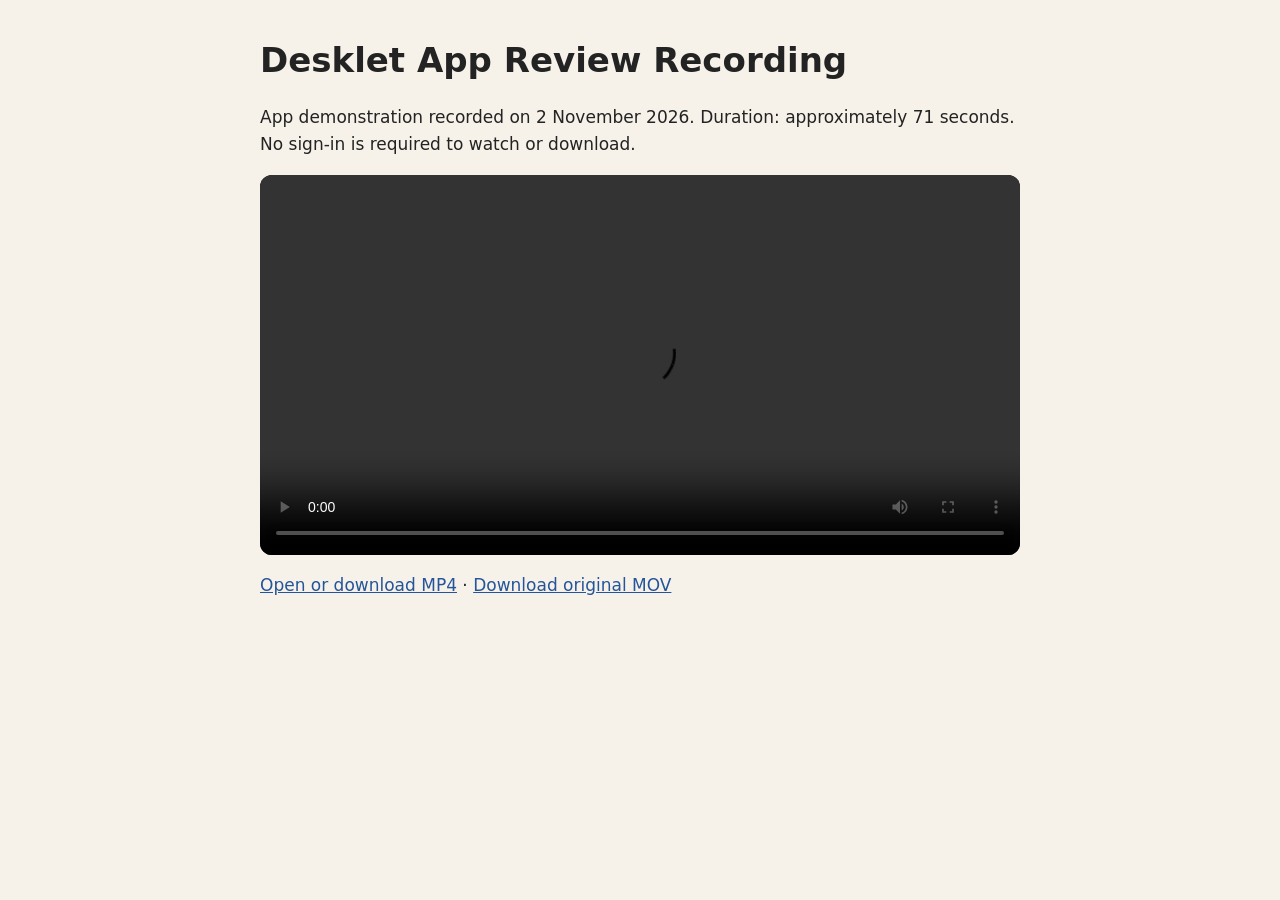
<file: app-review/index.html>
<!doctype html>
<html lang="en">
<head>
  <meta charset="utf-8">
  <meta name="viewport" content="width=device-width, initial-scale=1">
  <meta name="robots" content="noindex">
  <title>Desklet — App Review Recording</title>
  <style>
    body { max-width: 760px; margin: 40px auto; padding: 0 20px; font: 17px/1.6 system-ui, sans-serif; color: #232323; background: #f7f2e9; }
    h1 { line-height: 1.2; }
    video { display: block; width: 100%; max-height: 75vh; background: #111; border-radius: 12px; }
    a { color: #24549a; }
  </style>
</head>
<body>
  <h1>Desklet App Review Recording</h1>
  <p>App demonstration recorded on 2 November 2026. Duration: approximately 71 seconds. No sign-in is required to watch or download.</p>
  <video controls playsinline preload="metadata" aria-label="Desklet app demonstration">
    <source src="desklet-demo-2026-11-02.mp4" type="video/mp4">
    <p><a href="desklet-demo-2026-11-02.mp4">Download the MP4 recording</a>.</p>
  </video>
  <p><a href="desklet-demo-2026-11-02.mp4">Open or download MP4</a> · <a href="desklet-demo-2026-11-02.mov">Download original MOV</a></p>
</body>
</html>
</file>
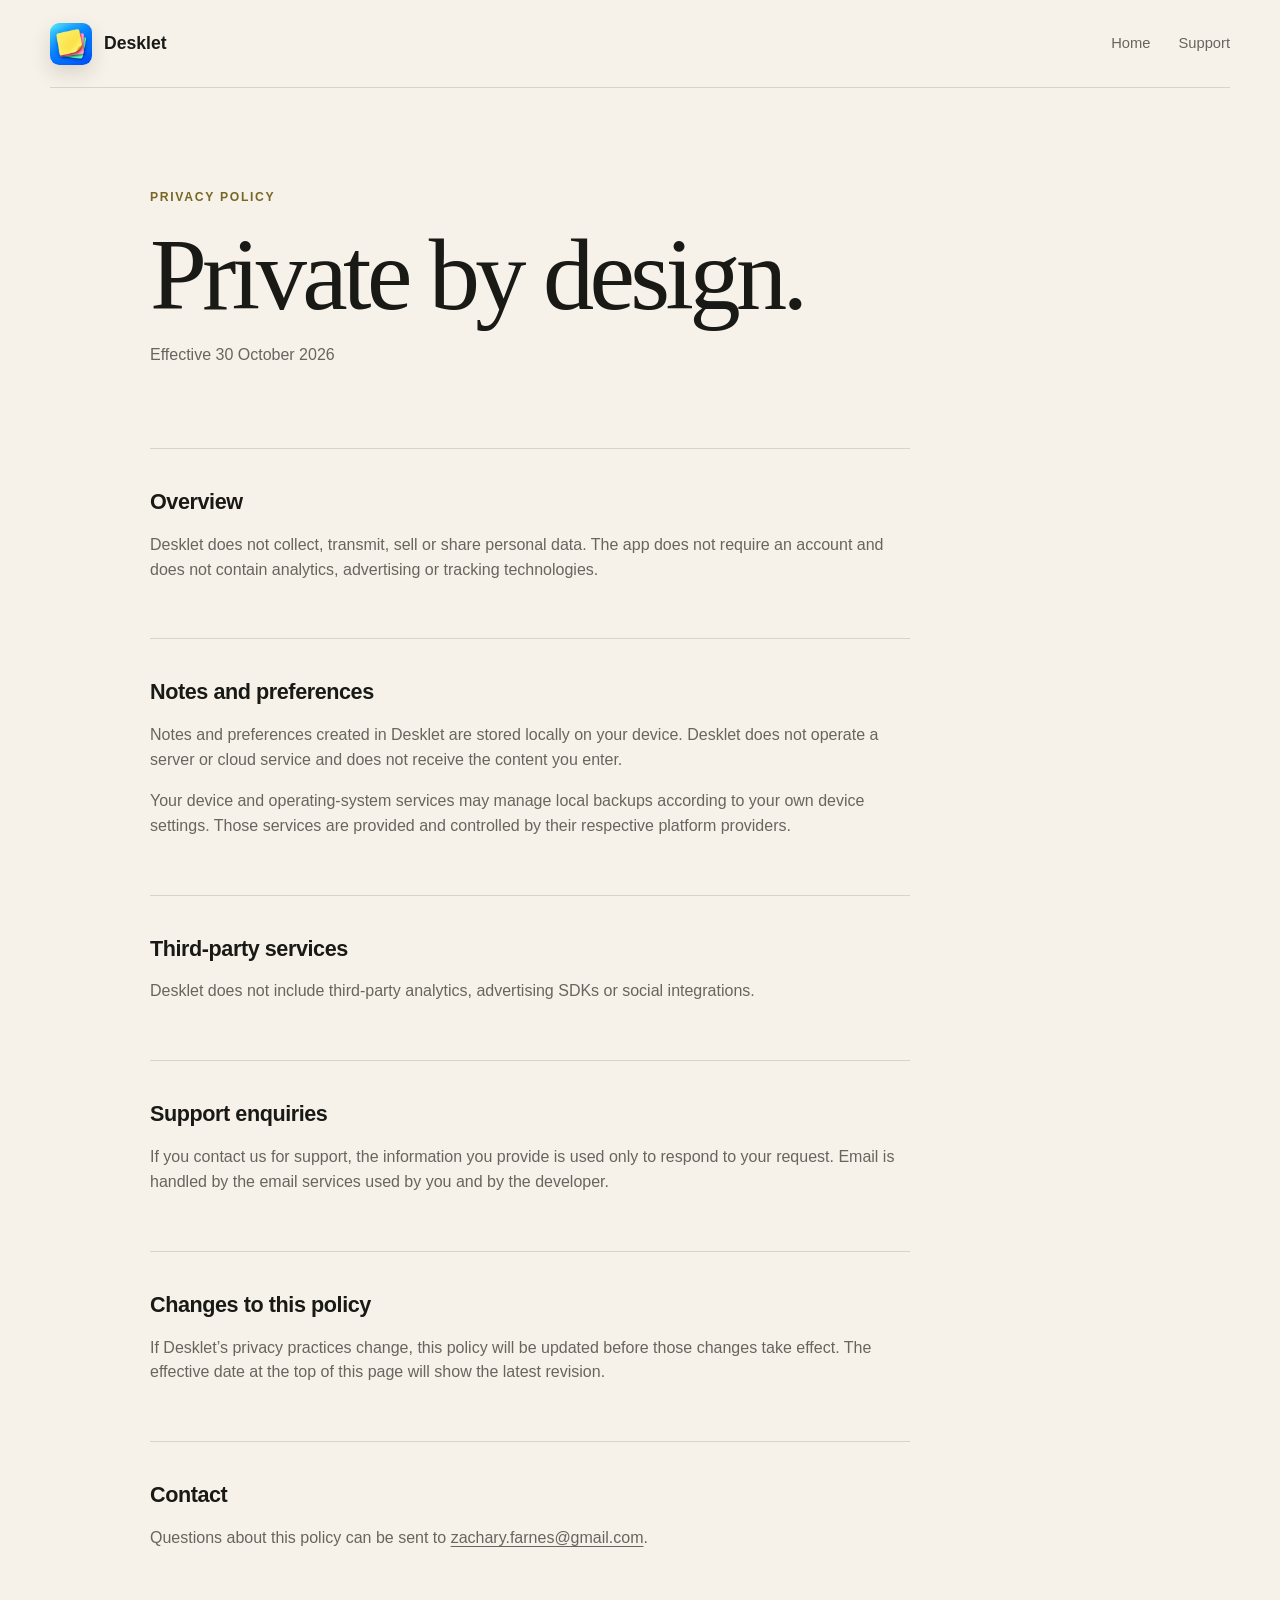
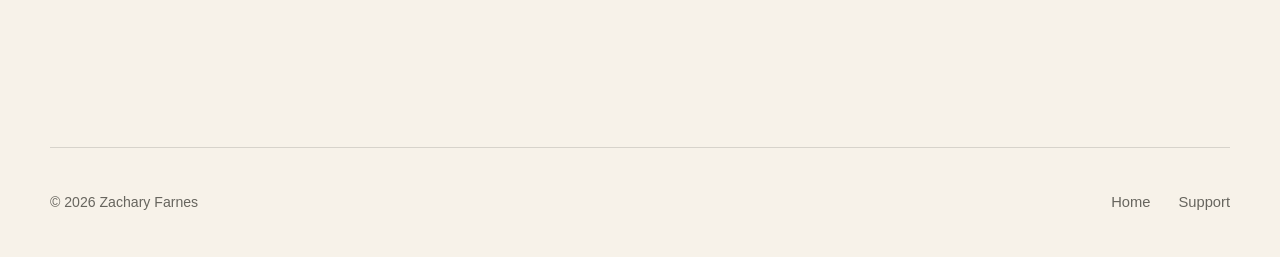
<file: privacy/index.html>
<!doctype html>
<html lang="en-GB">
<head>
    <meta charset="utf-8">
    <meta name="viewport" content="width=device-width, initial-scale=1">
    <meta name="description" content="Desklet Privacy Policy.">
    <title>Privacy Policy — Desklet</title>
    <link rel="icon" href="../assets/app-icon.png">
    <link rel="stylesheet" href="../styles.css">
</head>
<body>
    <header class="site-header">
        <a class="brand" href="../" aria-label="Desklet home">
            <img src="../assets/app-icon.png" alt="" width="42" height="42">
            <span>Desklet</span>
        </a>
        <nav aria-label="Primary navigation">
            <a href="../">Home</a>
            <a href="../support/">Support</a>
        </nav>
    </header>

    <main class="legal-page">
        <p class="eyebrow">Privacy Policy</p>
        <h1>Private by design.</h1>
        <p class="effective-date">Effective 30 October 2026</p>

        <section>
            <h2>Overview</h2>
            <p>Desklet does not collect, transmit, sell or share personal data. The app does not require an account and does not contain analytics, advertising or tracking technologies.</p>
        </section>

        <section>
            <h2>Notes and preferences</h2>
            <p>Notes and preferences created in Desklet are stored locally on your device. Desklet does not operate a server or cloud service and does not receive the content you enter.</p>
            <p>Your device and operating-system services may manage local backups according to your own device settings. Those services are provided and controlled by their respective platform providers.</p>
        </section>

        <section>
            <h2>Third-party services</h2>
            <p>Desklet does not include third-party analytics, advertising SDKs or social integrations.</p>
        </section>

        <section>
            <h2>Support enquiries</h2>
            <p>If you contact us for support, the information you provide is used only to respond to your request. Email is handled by the email services used by you and by the developer.</p>
        </section>

        <section>
            <h2>Changes to this policy</h2>
            <p>If Desklet’s privacy practices change, this policy will be updated before those changes take effect. The effective date at the top of this page will show the latest revision.</p>
        </section>

        <section>
            <h2>Contact</h2>
            <p>Questions about this policy can be sent to <a href="mailto:zachary.farnes@gmail.com">zachary.farnes@gmail.com</a>.</p>
        </section>
    </main>

    <footer>
        <p>© 2026 Zachary Farnes</p>
        <div>
            <a href="../">Home</a>
            <a href="../support/">Support</a>
        </div>
    </footer>
</body>
</html>
</file>
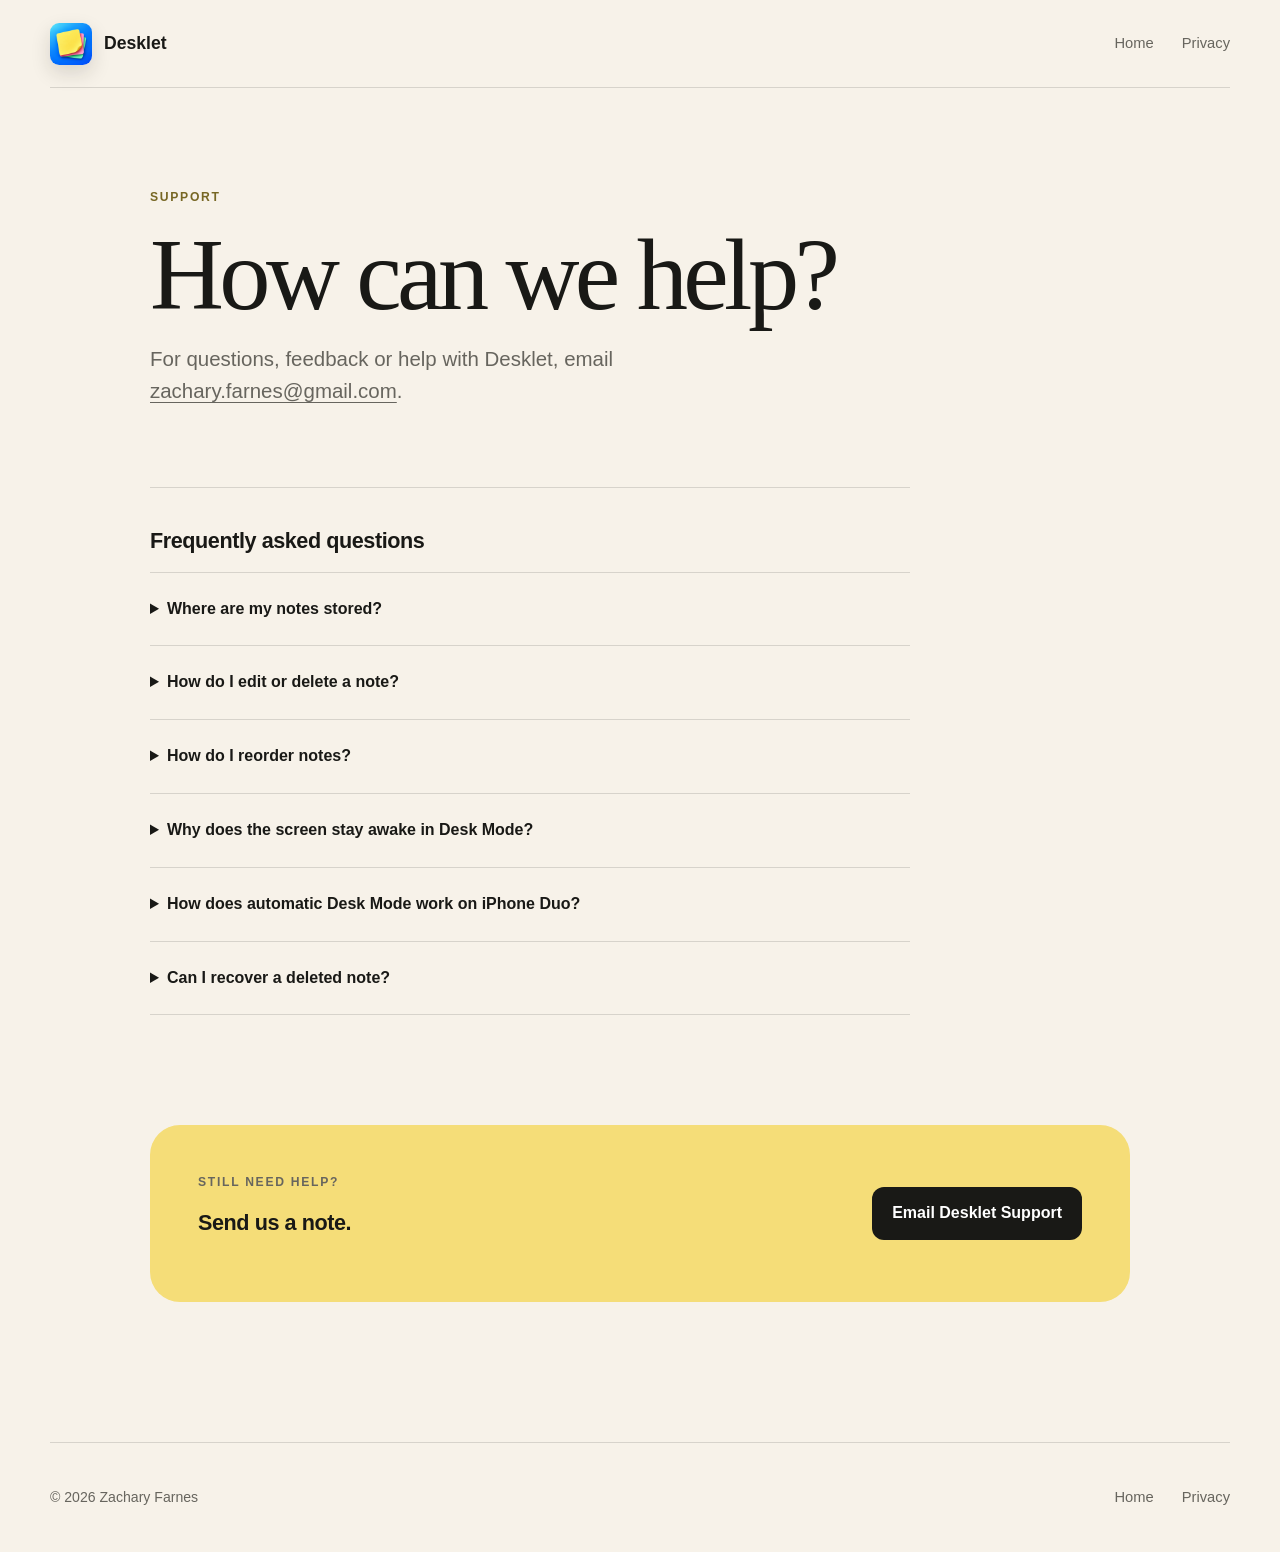
<file: support/index.html>
<!doctype html>
<html lang="en-GB">
<head>
    <meta charset="utf-8">
    <meta name="viewport" content="width=device-width, initial-scale=1">
    <meta name="description" content="Help and support for Desklet.">
    <title>Support — Desklet</title>
    <link rel="icon" href="../assets/app-icon.png">
    <link rel="stylesheet" href="../styles.css">
</head>
<body>
    <header class="site-header">
        <a class="brand" href="../" aria-label="Desklet home">
            <img src="../assets/app-icon.png" alt="" width="42" height="42">
            <span>Desklet</span>
        </a>
        <nav aria-label="Primary navigation">
            <a href="../">Home</a>
            <a href="../privacy/">Privacy</a>
        </nav>
    </header>

    <main class="legal-page support-page">
        <p class="eyebrow">Support</p>
        <h1>How can we help?</h1>
        <p class="page-intro">For questions, feedback or help with Desklet, email <a href="mailto:zachary.farnes@gmail.com">zachary.farnes@gmail.com</a>.</p>

        <section>
            <h2>Frequently asked questions</h2>

            <details>
                <summary>Where are my notes stored?</summary>
                <p>Your notes are stored locally on your device. Desklet has no account, backend or cloud-sync service.</p>
            </details>

            <details>
                <summary>How do I edit or delete a note?</summary>
                <p>Tap a note to edit it. To delete a note, touch and hold it, then choose Delete from the context menu.</p>
            </details>

            <details>
                <summary>How do I reorder notes?</summary>
                <p>Touch and drag a note to move it. Your chosen order is saved and also used in Desk Mode.</p>
            </details>

            <details>
                <summary>Why does the screen stay awake in Desk Mode?</summary>
                <p>Desk Mode is intended to remain visible while your device is on a desk or stand, so it temporarily prevents automatic display sleep. Normal display-sleep behaviour returns when Desk Mode closes or the app becomes inactive.</p>
            </details>

            <details>
                <summary>How does automatic Desk Mode work on iPhone Duo?</summary>
                <p>On supported iPhone Duo devices, Desklet can enter Desk Mode when the device is placed in an appropriate folded posture and leave it when the device unfolds. Manual Desk Mode remains available on every supported device.</p>
            </details>

            <details>
                <summary>Can I recover a deleted note?</summary>
                <p>No. Desklet is designed for temporary, current information and does not include an archive or trash folder.</p>
            </details>
        </section>

        <section class="contact-card">
            <div>
                <p class="eyebrow">Still need help?</p>
                <h2>Send us a note.</h2>
            </div>
            <a class="email-button" href="mailto:zachary.farnes@gmail.com">Email Desklet Support</a>
        </section>
    </main>

    <footer>
        <p>© 2026 Zachary Farnes</p>
        <div>
            <a href="../">Home</a>
            <a href="../privacy/">Privacy</a>
        </div>
    </footer>
</body>
</html>
</file>
<file: styles.css>
:root {
    color-scheme: light;
    --ink: #191916;
    --muted: #67655e;
    --paper: #f7f2e9;
    --paper-deep: #eee6d7;
    --night: #111319;
    --yellow: #f5dd78;
    --blue: #a9d7eb;
    --green: #b9dfb3;
    --pink: #efb9ca;
    --orange: #efbb83;
    --line: rgba(25, 25, 22, 0.14);
    --content: 1180px;
}

* {
    box-sizing: border-box;
}

html {
    scroll-behavior: smooth;
}

body {
    margin: 0;
    background: var(--paper);
    color: var(--ink);
    font-family: -apple-system, BlinkMacSystemFont, "SF Pro Text", "Helvetica Neue", sans-serif;
    line-height: 1.55;
    -webkit-font-smoothing: antialiased;
}

a {
    color: inherit;
    text-decoration-thickness: 1px;
    text-underline-offset: 0.2em;
}

.site-header,
footer {
    width: min(calc(100% - 40px), var(--content));
    margin: 0 auto;
    display: flex;
    align-items: center;
    justify-content: space-between;
}

.site-header {
    min-height: 88px;
    border-bottom: 1px solid var(--line);
}

.brand {
    display: inline-flex;
    align-items: center;
    gap: 12px;
    font-size: 1.1rem;
    font-weight: 700;
    text-decoration: none;
}

.brand img,
.closing > img {
    border-radius: 22%;
    box-shadow: 0 8px 20px rgba(27, 25, 20, 0.14);
}

nav,
footer div {
    display: flex;
    gap: 28px;
}

nav a,
footer a {
    color: var(--muted);
    font-size: 0.92rem;
    text-decoration: none;
}

nav a:hover,
footer a:hover {
    color: var(--ink);
}

.hero {
    width: min(calc(100% - 40px), var(--content));
    min-height: 760px;
    margin: 0 auto;
    display: grid;
    grid-template-columns: 0.94fr 1.06fr;
    gap: clamp(40px, 8vw, 112px);
    align-items: center;
    padding: 92px 0 110px;
}

.eyebrow {
    margin: 0 0 18px;
    color: #776724;
    font-size: 0.76rem;
    font-weight: 750;
    letter-spacing: 0.14em;
    text-transform: uppercase;
}

h1,
h2,
h3,
p {
    margin-top: 0;
}

h1,
h2 {
    font-family: "Iowan Old Style", "Palatino Linotype", Georgia, serif;
    font-weight: 500;
    letter-spacing: -0.045em;
    line-height: 0.98;
}

h1 {
    max-width: 700px;
    margin-bottom: 28px;
    font-size: clamp(4.2rem, 8vw, 7.8rem);
}

h1 em {
    color: #997e18;
    font-weight: inherit;
}

h2 {
    margin-bottom: 26px;
    font-size: clamp(3rem, 6vw, 5.7rem);
}

h3 {
    margin-bottom: 14px;
    font-size: 1.25rem;
}

.hero-intro,
.statement > p:last-of-type,
.duo-section p,
.privacy-callout p,
.page-intro {
    color: var(--muted);
    font-size: clamp(1.08rem, 1.6vw, 1.3rem);
}

.hero-intro {
    max-width: 570px;
}

.hero-actions {
    display: flex;
    align-items: center;
    gap: 28px;
    margin-top: 38px;
}

.store-button {
    display: inline-flex;
    flex-shrink: 0;
}

.store-button img {
    display: block;
    width: auto;
    height: 54px;
}

.text-link {
    font-weight: 650;
}

.privacy-note {
    margin-top: 22px;
    color: var(--muted);
    font-size: 0.82rem;
}

.hero-visual {
    position: relative;
    min-height: 590px;
}

.paper-note {
    position: absolute;
    width: min(270px, 48%);
    aspect-ratio: 1;
    padding: 28px;
    border-radius: 18px;
    box-shadow: 0 28px 70px rgba(47, 40, 24, 0.15);
    font-size: clamp(1rem, 1.6vw, 1.22rem);
    transform: rotate(var(--rotation));
}

.paper-note p {
    margin-bottom: 0.45em;
}

.note-kicker {
    font-size: 0.72em;
    font-weight: 750;
    letter-spacing: 0.08em;
    text-transform: uppercase;
}

.note-yellow {
    --rotation: -4deg;
    top: 10px;
    left: 3%;
    background: var(--yellow);
}

.note-blue {
    --rotation: 3deg;
    top: 42px;
    right: 1%;
    background: var(--blue);
}

.note-pink {
    --rotation: 2deg;
    bottom: 24px;
    left: 1%;
    background: var(--pink);
}

.note-green {
    --rotation: -3deg;
    right: 4%;
    bottom: 0;
    background: var(--green);
}

.statement,
.legal-page {
    width: min(calc(100% - 40px), 980px);
    margin: 0 auto;
}

.statement {
    padding: 130px 0;
    text-align: center;
}

.statement > p:last-of-type {
    max-width: 720px;
    margin: 0 auto;
}

.screenshot-stage {
    margin-top: 64px;
    padding: 16px;
    border-radius: 38px;
    background: #202228;
    box-shadow: 0 34px 90px rgba(20, 20, 18, 0.2);
}

.screenshot-stage img {
    display: block;
    width: 100%;
    border-radius: 25px;
}

.product-tour {
    width: min(calc(100% - 40px), var(--content));
    margin: 10px auto 150px;
    display: grid;
    grid-template-columns: 0.9fr 0.58fr 0.58fr;
    gap: clamp(24px, 5vw, 64px);
    align-items: center;
}

.tour-copy h2 {
    font-size: clamp(2.8rem, 5vw, 5rem);
}

.tour-copy > p:last-child {
    color: var(--muted);
    font-size: 1.1rem;
}

.phone-shot {
    margin: 0;
    padding: 9px;
    border: 1px solid rgba(25, 25, 22, 0.22);
    border-radius: 36px;
    background: #111;
    box-shadow: 0 30px 70px rgba(36, 32, 22, 0.15);
    overflow: hidden;
}

.phone-shot img {
    display: block;
    width: 100%;
    border-radius: 27px;
}

.phone-shot-editor {
    transform: translateY(50px);
}

.features {
    width: min(calc(100% - 40px), var(--content));
    margin: 40px auto 140px;
    display: grid;
    grid-template-columns: repeat(3, 1fr);
    border-top: 1px solid var(--line);
    border-bottom: 1px solid var(--line);
}

.features article {
    padding: 58px 36px 64px;
}

.features article + article {
    border-left: 1px solid var(--line);
}

.features p {
    color: var(--muted);
}

.feature-number {
    display: inline-block;
    margin-bottom: 50px;
    color: #997e18;
    font-family: Georgia, serif;
    font-style: italic;
}

.duo-section,
.privacy-callout {
    width: min(calc(100% - 40px), var(--content));
    margin: 0 auto 140px;
    display: grid;
    grid-template-columns: 1.1fr 0.9fr;
    gap: clamp(50px, 10vw, 150px);
    align-items: center;
}

.duo-gallery {
    min-height: 620px;
    position: relative;
}

.duo-shot {
    width: min(68%, 320px);
    margin: 0;
    overflow: hidden;
    position: absolute;
    border: 8px solid #202126;
    border-radius: 26px;
    background: #202126;
    box-shadow: 0 30px 70px rgba(14, 14, 13, 0.2);
}

.duo-shot img {
    width: 100%;
    display: block;
    border-radius: 18px;
}

.duo-shot-grid {
    top: 0;
    left: 0;
    transform: rotate(-4deg);
}

.duo-shot-desk {
    right: 0;
    bottom: 0;
    transform: rotate(4deg);
}

.privacy-callout {
    padding: 90px;
    border-radius: 44px;
    background: var(--night);
    color: white;
}

.privacy-callout .eyebrow {
    color: var(--yellow);
}

.privacy-callout p {
    color: rgba(255, 255, 255, 0.7);
}

.closing {
    padding: 80px 20px 150px;
    text-align: center;
}

.closing h2 {
    margin-top: 34px;
}

.closing p {
    color: var(--muted);
}

footer {
    min-height: 110px;
    border-top: 1px solid var(--line);
    color: var(--muted);
    font-size: 0.88rem;
}

footer p {
    margin: 0;
}

.legal-page {
    padding: 100px 0 140px;
}

.legal-page h1 {
    margin-bottom: 18px;
}

.effective-date {
    margin-bottom: 80px;
    color: var(--muted);
}

.legal-page section {
    max-width: 760px;
    padding: 40px 0;
    border-top: 1px solid var(--line);
}

.legal-page section h2 {
    margin-bottom: 18px;
    font-family: inherit;
    font-size: 1.35rem;
    font-weight: 700;
    letter-spacing: -0.02em;
    line-height: 1.2;
}

.legal-page section p {
    color: var(--muted);
}

.support-page .page-intro {
    max-width: 700px;
    margin-bottom: 80px;
}

details {
    border-top: 1px solid var(--line);
}

details:last-child {
    border-bottom: 1px solid var(--line);
}

summary {
    padding: 24px 0;
    cursor: pointer;
    font-weight: 700;
}

details p {
    padding: 0 0 24px;
}

.legal-page .contact-card {
    max-width: none;
    margin-top: 70px;
    padding: 48px;
    border: 0;
    border-radius: 30px;
    display: flex;
    align-items: center;
    justify-content: space-between;
    gap: 30px;
    background: var(--yellow);
}

.contact-card h2 {
    margin: 0;
}

.email-button {
    padding: 14px 20px;
    border-radius: 12px;
    background: var(--ink);
    color: white;
    font-weight: 700;
    text-decoration: none;
    white-space: nowrap;
}

@media (max-width: 820px) {
    .site-header {
        min-height: 74px;
    }

    nav {
        gap: 16px;
    }

    nav a:first-child {
        display: none;
    }

    .hero {
        grid-template-columns: 1fr;
        padding-top: 70px;
    }

    .hero-visual {
        min-height: 520px;
    }

    .features {
        grid-template-columns: 1fr;
    }

    .features article + article {
        border-top: 1px solid var(--line);
        border-left: 0;
    }

    .duo-section,
    .privacy-callout,
    .product-tour {
        grid-template-columns: 1fr;
    }

    .product-tour {
        max-width: 620px;
    }

    .duo-gallery {
        width: min(100%, 560px);
        min-height: 700px;
        margin: 0 auto;
    }

    .phone-shot-editor {
        transform: none;
    }

    .privacy-callout {
        padding: 56px 34px;
    }
}

@media (max-width: 560px) {
    h1 {
        font-size: 3.65rem;
    }

    .hero-actions,
    .legal-page .contact-card,
    footer {
        align-items: flex-start;
        flex-direction: column;
    }

    .hero-visual {
        min-height: 630px;
    }

    .paper-note {
        width: 66%;
    }

    .note-yellow,
    .note-pink {
        left: 0;
    }

    .note-blue,
    .note-green {
        right: 0;
    }

    .note-blue {
        top: 145px;
    }

    .note-pink {
        bottom: 130px;
    }

    .duo-mark {
        min-height: 380px;
        transform: scale(0.78);
    }

    footer {
        padding: 30px 0;
    }
}

@media (prefers-reduced-motion: reduce) {
    html {
        scroll-behavior: auto;
    }
}
</file>
